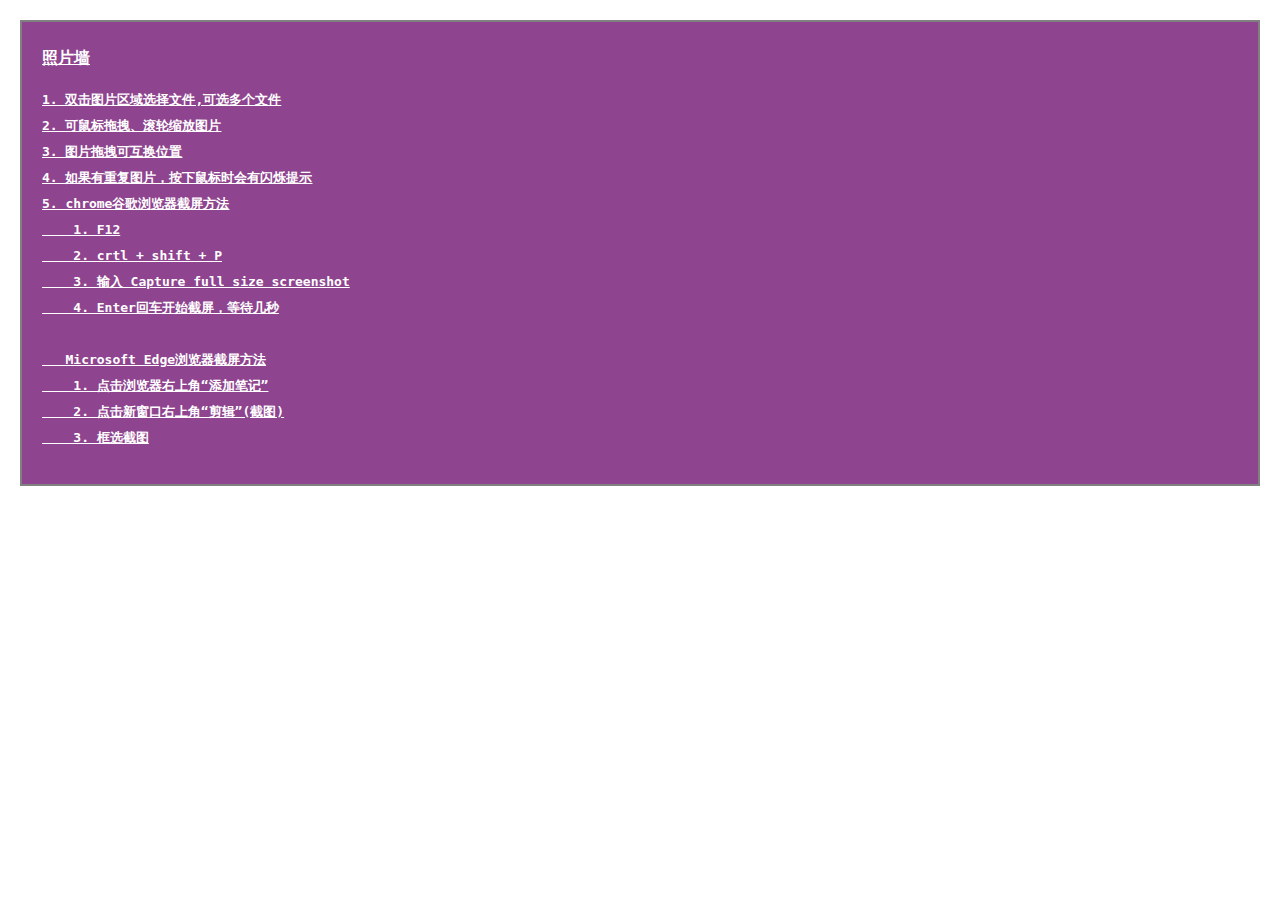
<file: index.html>
<html>
<head>
<title>左手掐腰</title>
<meta http-equiv="Content-Type" content="text/html; charset=utf-8" />
<style>
body {
    margin: 0;
    padding: 0;
    text-align:center;
}
a {
    transition: 0.5s;
    margin: 20px 20px 20px 20px;
    padding: 20px 20px 20px 20px;
    background: #8e448e;
    border: 2px solid gray;
    color: white;
    line-height: 2;
    display: block;
    font-weight: bolder;
    text-align: left;
    font-size: 1em;
}
a:hover{
    background-color:#5795af;
}
pre{text-align:left;}
</style>
</head>
<body>

<a href="photowall.html" target="_blank">照片墙
<pre>1. 双击图片区域选择文件,可选多个文件
2. 可鼠标拖拽、滚轮缩放图片
3. 图片拖拽可互换位置
4. 如果有重复图片，按下鼠标时会有闪烁提示
5. chrome谷歌浏览器截屏方法
    1. F12
    2. crtl + shift + P
    3. 输入 Capture full size screenshot
    4. Enter回车开始截屏，等待几秒

   Microsoft Edge浏览器截屏方法
    1. 点击浏览器右上角“添加笔记”
    2. 点击新窗口右上角“剪辑”(截图)
    3. 框选截图
</pre></a>
</body>
</html>
</file>
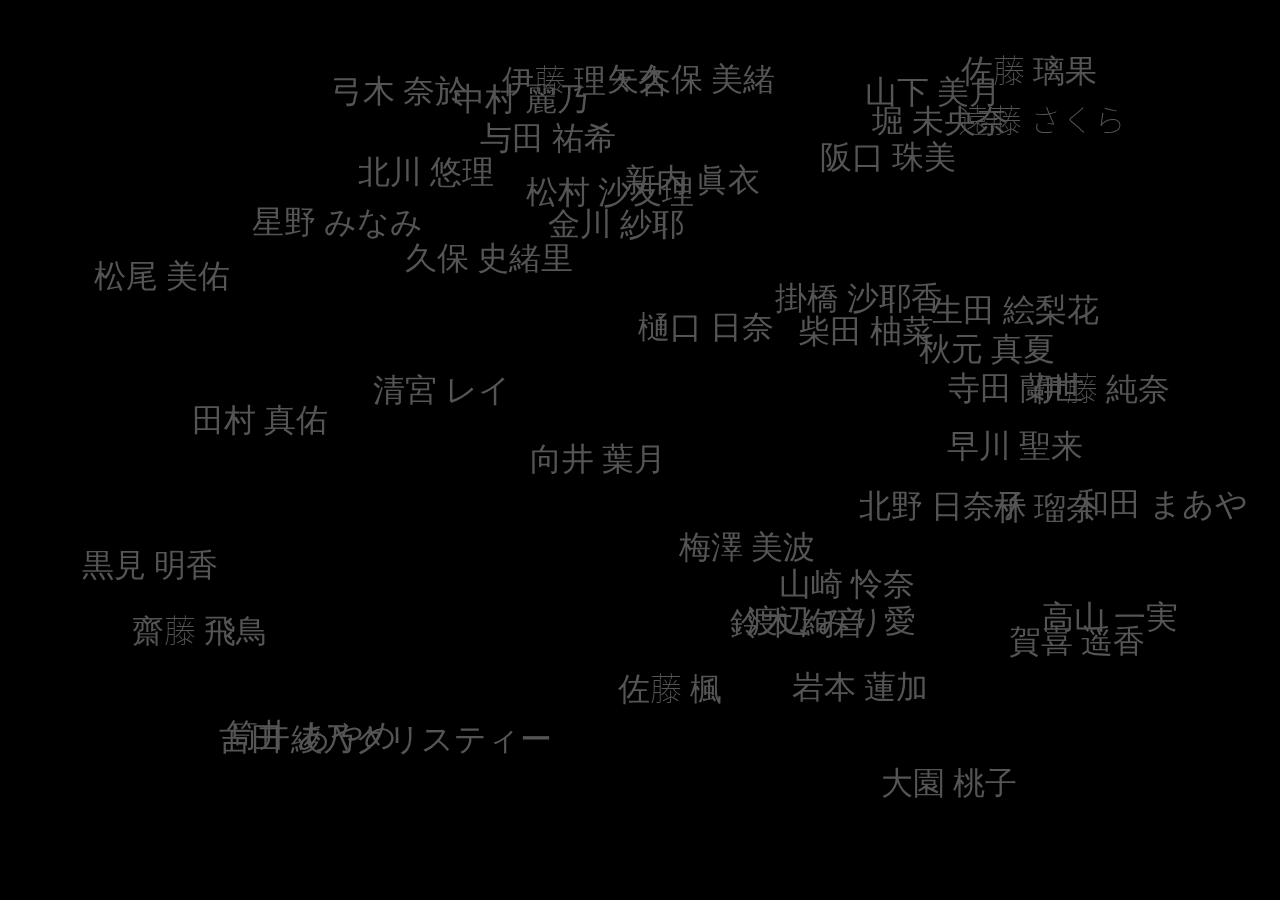
<file: Daisy/index.html>
<!DOCTYPE html>
<html lang="en" dir="ltr">

<head>
  <meta charset="utf-8">
  <title>Daisy</title>
  <link rel="stylesheet" href="css/main.css">
  <script type="text/javascript" src="js/jquery-3.1.1.min.js"></script>
  <script type="text/javascript" src="js/main.js"></script>
</head>

<body>
  <div class="images">
    <img/>
    <img/>
    <img/>
    <img/>
    <img/>
    <img/>
    <img/>
  </div>
  <div class="content">
  </div>
  <div class="pop">
    <div class="title">
    </div>
    <div class="time">
    </div>
    <div class="summary">
    </div>
  </div>
</body>

</html>
</file>
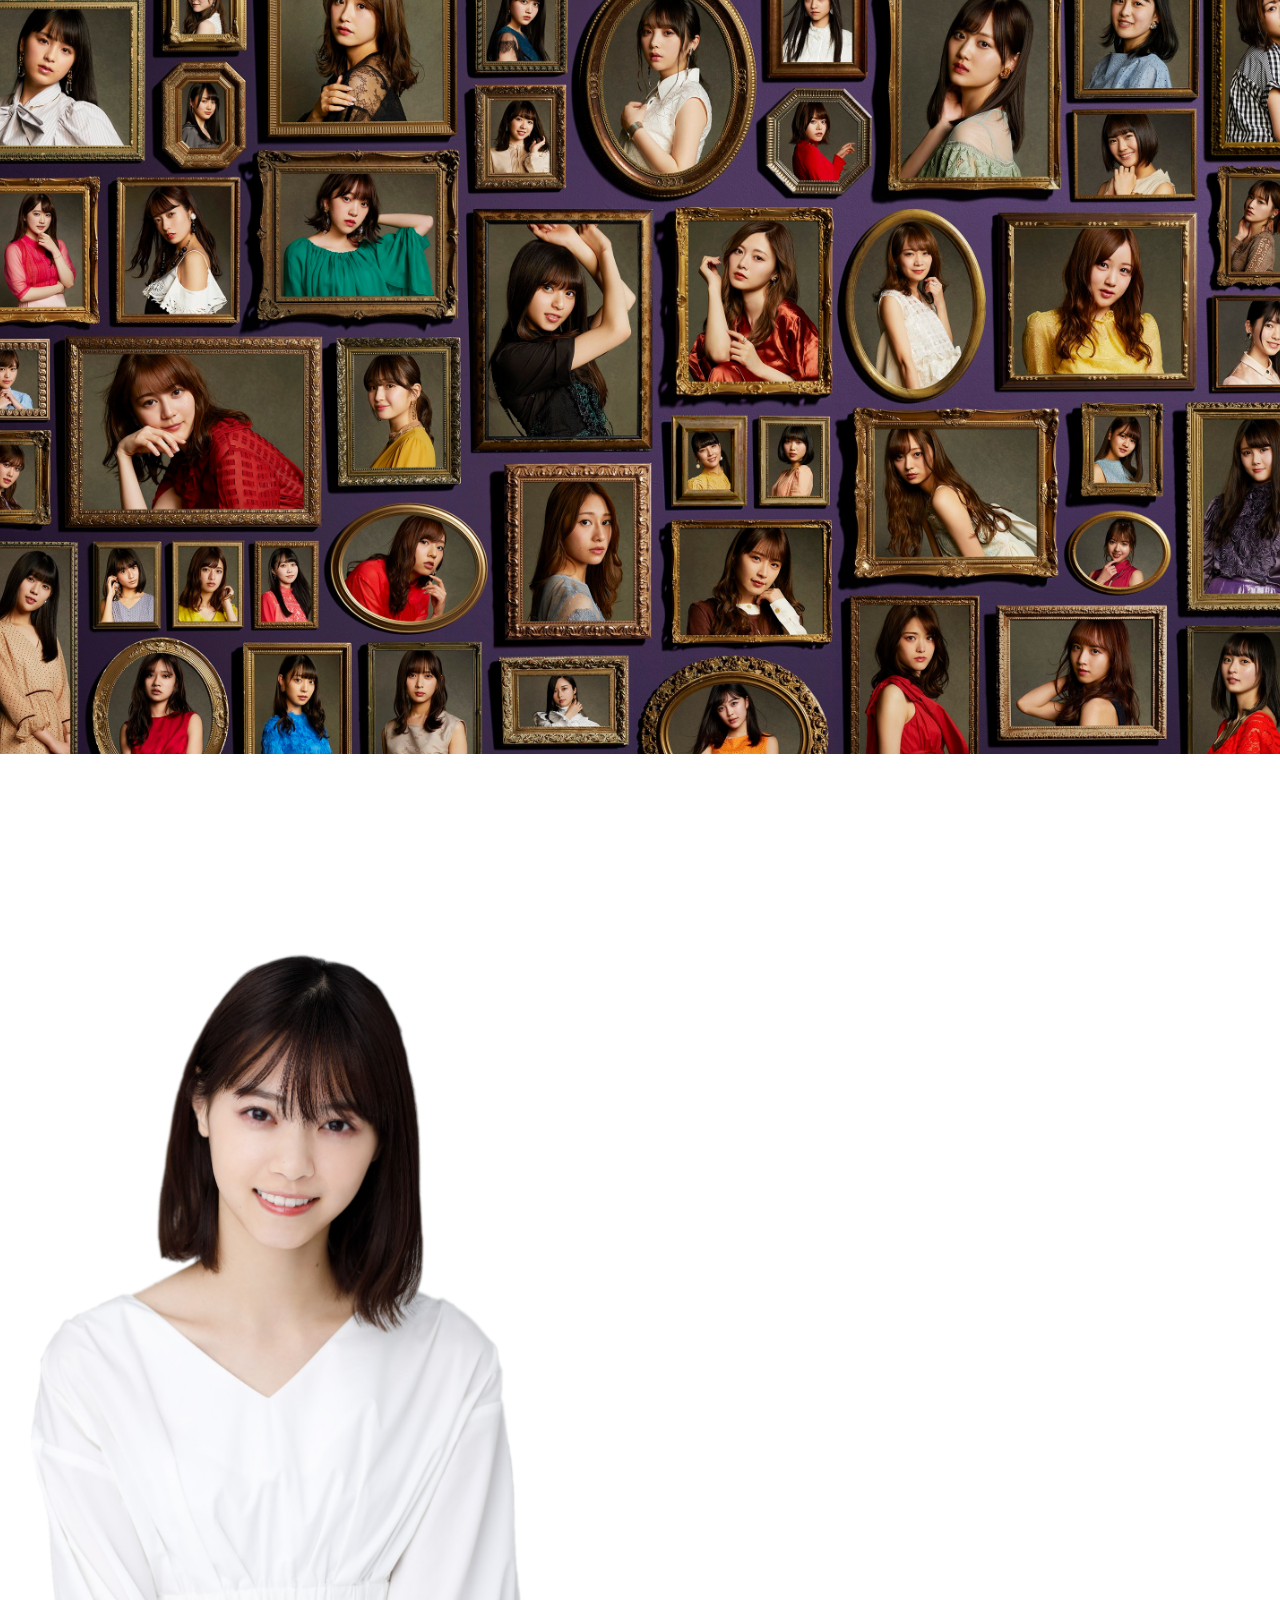
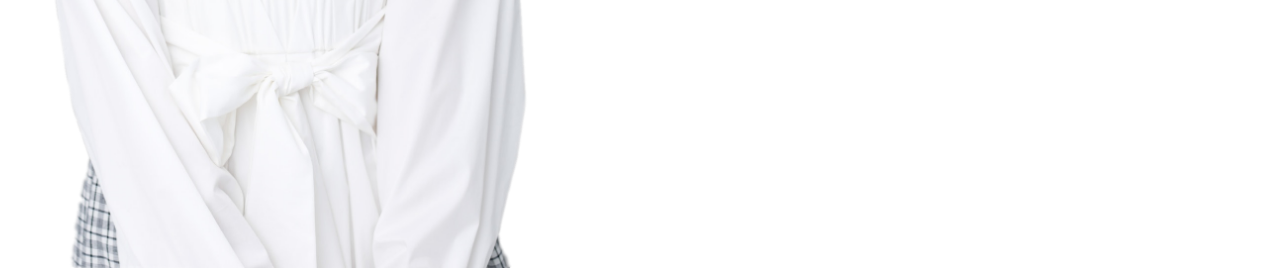
<file: nogi_4.html>
<html>
<head>
<style>
body{
    padding:0; 
    margin: 0;
    width: 100%;
    height: 100%;
    overflow: hidden;
}
</style>
</head>
<body>
    <div id="sky"><img src="img/main.jpg" onload="resize(this);"/></div>
    <div id="ground"><img src="img/ground.png" onload="resize(this);"/></div>
<script>
    var movS = 0.05;
    var movG = 0.1;
    var sky = document.getElementById('sky');
    var ground = document.getElementById('ground');
    var cx,cy,baseXS,baseYS,baseXG,baseYG;
    function init(){
        cx = window.innerWidth/2;
        cy = window.innerHeight/2;
        
        sky.style.width = window.innerWidth*(1+movS) + 'px';
        sky.style.height = window.innerHeight*(1+movS) + 'px';

        baseXS = -cx*movS;
        baseYS = -cy*movS;
        sky.style.marginLeft = baseXS + 'px';
        sky.style.marginTop = baseYS + 'px';
        
        ground.style.width = window.innerWidth*(1+movG) + 'px';
        ground.style.height = window.innerHeight*(1+movG) + 'px';
        
        baseXG = -cx*movG;
        baseYG = -cy*movG;
        ground.style.marginLeft = baseXG + 'px';
        ground.style.marginTop = baseYG + 'px';
    }
    init();
    
    window.onload = function(){
        document.body.addEventListener('mousemove', function(e){
            let degx = cx - e.clientX;
            let degy = cy - e.clientY;
            sky.style.marginLeft = ~~(degx*movS) + baseXS + 'px';
            sky.style.marginTop = ~~(degy*movS) + baseYS + 'px';
            ground.style.marginLeft = ~~(degx*movG) + baseXG + 'px';
            ground.style.marginTop = ~~(degy*movG) + baseYG + 'px';
        });
    };
    window.onresize = function(){
        init();
    };
    function resize(that){
        if (that.width > that.height) {
            that.setAttribute('style', 'width: 100%');
        } else {
            that.setAttribute('style', 'height: 100%');
        }
    }
    
</script>
</body>
</html>
</file>
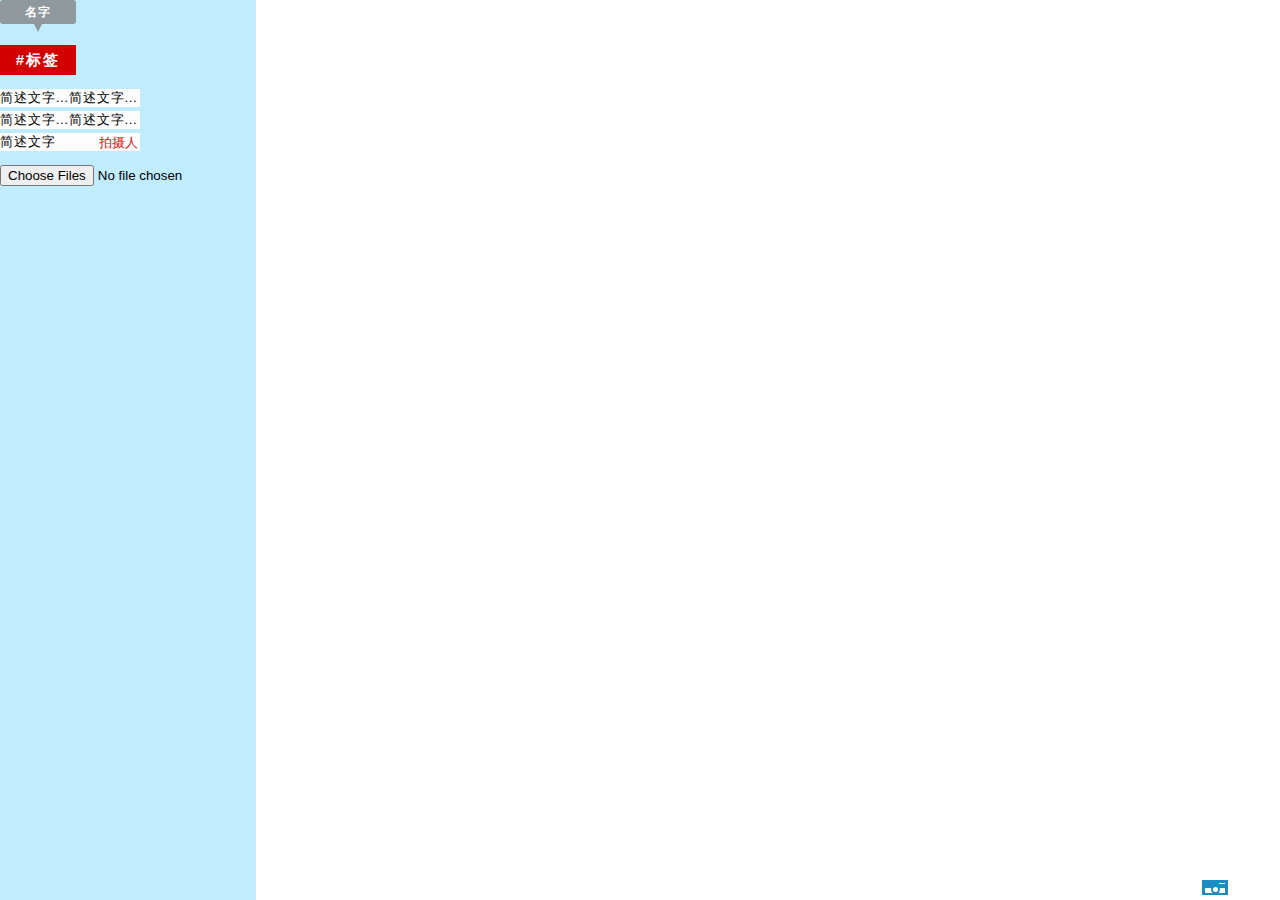
<file: nogisatsu.html>
﻿<html>
<head>
<style>
body{
    padding:0; 
    margin: 0;
    width: 100%;
}
div{
    padding:0; 
    margin: 0;
}
.left {
    float: left;
    width: 20%;
    height: 100%;
    background-color: #c1ecfd;
    overflow: hidden;
}
.example {
    margin-bottom: 10px;
}

.main {
    width: 80%;
    height: 100%;
    position: fixed;
    top: 0;
    right: 0;
}

.name, .tag, .comment{
    transition: 0.3s;
    display: inline-block;
    z-index:999;
}
.name input {
    background-color: rgba(128, 128, 128, 0.77);
    color: white;
    text-align: center;
    border: 0;
    border-radius: 3px;
    min-width: 70px;
    font-weight: bold;
    letter-spacing: 1px;
    font-size: 12px;
    margin: 0 auto;
    outline: none;
    height: 24px;
    width: 76px;
}
.name div:after {
    content: " ";
    border-color: rgba(255, 255, 255, 0);
    border-style: solid;
    border-top: 8px solid rgba(128, 128, 128, 0.77);
    border-left-width: 4px;
    border-right-width: 4px;
    margin: 0 auto;
    display: block;
    width: 0;
    height: 0;
}
.tag input {
    background-color: #d20000;
    color: white;
    text-align: center;
    border: 0;
    min-width: 70px;
    font-weight: bold;
    letter-spacing: 2px;
    font-size: 15px;
    margin: 0 auto;
    outline: none;
    height: 30px;
    width: 76px;
}
.comment .content{
    background-color: transparent;
    border: 0;
    min-width: 140px;
    font-size: 13px;
    letter-spacing: 1px;
    outline: none;
    min-height: 16px;
    margin-bottom: 4px;
    overflow: visible;
}
.comment input {
    font-size: 13px;
    width: 56px;
    min-width: 56px;
    background: #fdfdfd;
    text-align: right;
    border: 0;
    outline: none;
    color: #de0f0f;
    float: right;
    margin-top: -21px;
}
.comment:focus input {
    margin-top: 1px;
}
.content div{
    background-color: #fdfdfd;
    margin-top: 4px;
    width: 100%;
    word-break: break-all;
    white-space: nowrap;
}
.camera {
    background: #1d8cc3;
    width: 26px;
    height: 15px;
    position: absolute;
    right: 52px;
    bottom: 5px;
}
.camera:after {
    content: " ";
    background: white;
    width: 6px;
    height: 1px;
    display: block;
    position: absolute;
    right: 3px;
    top: 3px;
}
.camera div {
    width: 20px;
    height: 5px;
    background: white;
    position: absolute;
    bottom: 2px;
    left: 3px;
}
.camera div:before {
    content: " ";
    height: 5px;
    width: 5px;
    border-radius: 50%;
    background: white;
    display: block;
    margin: 0 auto;
    margin-top: -3px;
    border: 2px solid #1d8cc3;
}
.main img {
    position: fixed;
    width: 50%;
}
</style>
<meta name="viewport" content="width=device-width, initial-scale=1.0, maximum-scale=1.0, user-scalable=0">
<meta charset="utf-8">
</head>
<body>
<div class="left">
    <div class="example">
        <div type="example" class="name">
            <input spellcheck="false" value="名字" onfocus="focusDefault(this,'名字')" onblur="blurDefault(this,'名字')" oninput="textWidth(this,13,24)" type="text"/>
            <div></div>
        </div>
    </div>
    <div class="example">
        <div type="example" class="tag">
            <input spellcheck="false" value="#标签" onfocus="focusDefault(this,'#标签')" onblur="blurDefault(this,'#标签')" oninput="textWidth(this,17,10)" type="text"/>
        </div>
    </div>
    <div class="example">
        <div type="example" class="comment">
            <div class="content" spellcheck="false"  onpaste="textpaste()" oninput="addDiv(this)" contenteditable="true"><div>简述文字...简述文字...</div><div>简述文字...简述文字...</div><div>简述文字</div></div>
            <input spellcheck="false" value="拍摄人" onfocus="focusDefault(this,'拍摄人')" onblur="blurDefault(this,'拍摄人')" oninput="resizeWidth(this,13,4)" type="text"/>
            <div class="camera">
                <div></div>
            </div>
            
        </div>
    </div>
    <div class="example">
        <input type="file" multiple="multiple" onchange="createImage(this)"/>
    </div>
</div>
<div class="main"></div>
    

<script>
let TRANSFORM = 'transform';
if (typeof document.body.style.webkitTransform !== undefined) {
    TRANSFORM = 'webkitTransform';
}
function getFileUrl(file) {
    var urls = []; 
    var agent = navigator.userAgent;
    console.log(agent);
    if (agent.indexOf("MSIE")>=1) {
        urls.push([file.value, file.name+file.size]); 
    } else  { 
        for (let i=0; i<file.files.length; i++) {
            let f = file.files.item(i);
            urls.push([window.URL.createObjectURL(f), f.name+f.size]); 
        }
    }
    return urls; 
}
function createImage(t){
    let urls = getFileUrl(t);
    if(0 == urls.length) return;
    let img = document.createElement('img');
    img.src = urls[0][0];
    img.setAttribute('scale', 1);
    main.appendChild(img);
    img.addEventListener('mousedown', mousedown);
    img.addEventListener('touchstart', mousedown, {'passive':false});
    img.addEventListener('mousewheel', scaleFun, {passive:false});
}
var main = document.querySelector('.main');
function textWidth(t, fs, adj){
    let len = t.value.length;
    len=len<4?4:len;
    t.style.width = fs*len + adj + 'px';
}
function resizeWidth(t, fs, adj){
    let len = t.value.length;
    len=len<4?4:len;
    t.style.width = fs*len + adj + 'px';
    t.nextElementSibling.style.right = t.style.width;
}
function focusDefault(t,str){
    if(t.value == str){
        t.value = '';
    }
}
function blurDefault(t,str){
    if(t.value == ''){
        t.value = str;
    }
}
function addDiv(t){
    if(t.firstChild&&t.firstChild.nodeName.toLowerCase()=='#text'){
        let rep = document.createElement('div');
        rep.textContent = t.firstChild.nodeValue;
        t.firstChild.replaceWith(rep);
        let range;
        if (t.setSelectionRange) {
            t.focus();
            t.setSelectionRange(t.value.length, t.value.length)
        } else {
            range = window.getSelection();
            range.collapse(t, 1);
            t.focus();
        }
    }
}
function textpaste(event){
    var e = event || window.event
    // 阻止默认粘贴
    e.preventDefault();
    // 粘贴事件有一个clipboardData的属性，提供了对剪贴板的访问
    // clipboardData的getData(fomat) 从剪贴板获取指定格式的数据
    var text =  (e.originalEvent || e).clipboardData.getData('text/plain') || prompt('在这里输入文本');
    // 插入
    document.execCommand("insertText", false, text);
};
var moveXTmp, moveYTmp;

function getDistance(x1,y1,x2,y2){
    return Math.sqrt(Math.pow((x1 - x2), 2) + Math.pow((y1- y2), 2));
}
let startDistance;
let lastDistance;
let tempSale;
function mousedown(e){
    this.style.transition = 'none';
    this.style.position = 'fixed';
    moveXTmp = e.touches?e.touches[0].pageX:e.pageX;
    moveYTmp = e.touches?e.touches[0].pageY:e.pageY;
    let that = this;
    if(e.touches&&e.touches.length === 2) {
        startDistance = getDistance(e.touches[0].pageX, e.touches[0].pageY, e.touches[1].pageX, e.touches[1].pageY);
    }
    let scale = Number(this.getAttribute('scale')?this.getAttribute('scale'):1);
    function mousemove(e){
        e.preventDefault();
        if(e.touches){
            if(e.touches.length === 1) {
                that.style.left = that.offsetLeft + e.touches[0].pageX-moveXTmp;
                that.style.top = that.offsetTop + e.touches[0].pageY-moveYTmp;
                moveXTmp = e.touches?e.touches[0].pageX:e.pageX;
                moveYTmp = e.touches?e.touches[0].pageY:e.pageY;
            }else if(e.touches.length === 2) {
                let currDistance = getDistance(e.touches[0].pageX, e.touches[0].pageY, e.touches[1].pageX, e.touches[1].pageY);
                let tempSale = currDistance/startDistance * scale;
                that.style[TRANSFORM] = 'scale(' + tempSale +')';
            }
        } else {
            that.style.left = that.offsetLeft + e.movementX;
            that.style.top = that.offsetTop + e.movementY;
        }
    }
    function mouseup(e){
        that.style.transition = '0.3s';
        if (that.getAttribute('type') ==='example'){
            that.style.position = '';
        }
        that.setAttribute('scale', tempSale?tempSale:1);
        this.removeEventListener('mousemove', mousemove);
        this.removeEventListener('touchmove', mousemove, {'passive':false});
        this.removeEventListener('mouseup', mouseup);
        this.removeEventListener('touchend', mouseup);
        let curX = e.pageX?e.pageX:e.changedTouches[0].pageX;
        if (that.getAttribute('type') ==='example'){
            if(curX > window.innerWidth*0.2) {
                let div = document.createElement('div');
                div.innerHTML = that.innerHTML;

                let attrs = that.getAttributeNames();
                for (let i=0;i<attrs.length;i++){
                    div.setAttribute(attrs[i], that.getAttribute(attrs[i]));
                }
                div.style.position = 'fixed';
                div.removeAttribute('type');
                main.appendChild(div);
                div.addEventListener('mousedown', mousedown);
                div.addEventListener('touchstart', mousedown, {'passive':false});
                div.children[0].focus();
                div.addEventListener('mousewheel', scaleFun, {'passive':false});
            }
            that.style.left = '';
            that.style.top = '';
        } else if(curX < window.innerWidth*0.2) {
            that.remove();
        }
    }
    document.body.addEventListener('mousemove', mousemove);
    document.body.addEventListener('touchmove', mousemove, {'passive':false});
    document.body.addEventListener('mouseup', mouseup);
    document.body.addEventListener('touchend', mouseup);
}
function scaleFun(e){
    e.preventDefault();
    let wheelDelta = e.detail?e.detail:e.wheelDelta;
    let cur = Number(this.getAttribute('scale')?this.getAttribute('scale'):1);
    if(wheelDelta>0){
        cur+=0.05;
    }else if(wheelDelta<0&&cur>0.1){
        cur-=0.05;
    }
    this.style[TRANSFORM] = 'scale(' + cur +')';
    this.setAttribute('scale', cur);
}
//拖动
let allExmps = document.querySelectorAll('.example>div');
for(let i=0; i < allExmps.length;i++){
    let nameEx = allExmps[i];
    nameEx.addEventListener('mousedown', mousedown);
    nameEx.addEventListener('touchstart', mousedown, {'passive':false});
}
//缩放

</script>
</body>
</html>
</file>
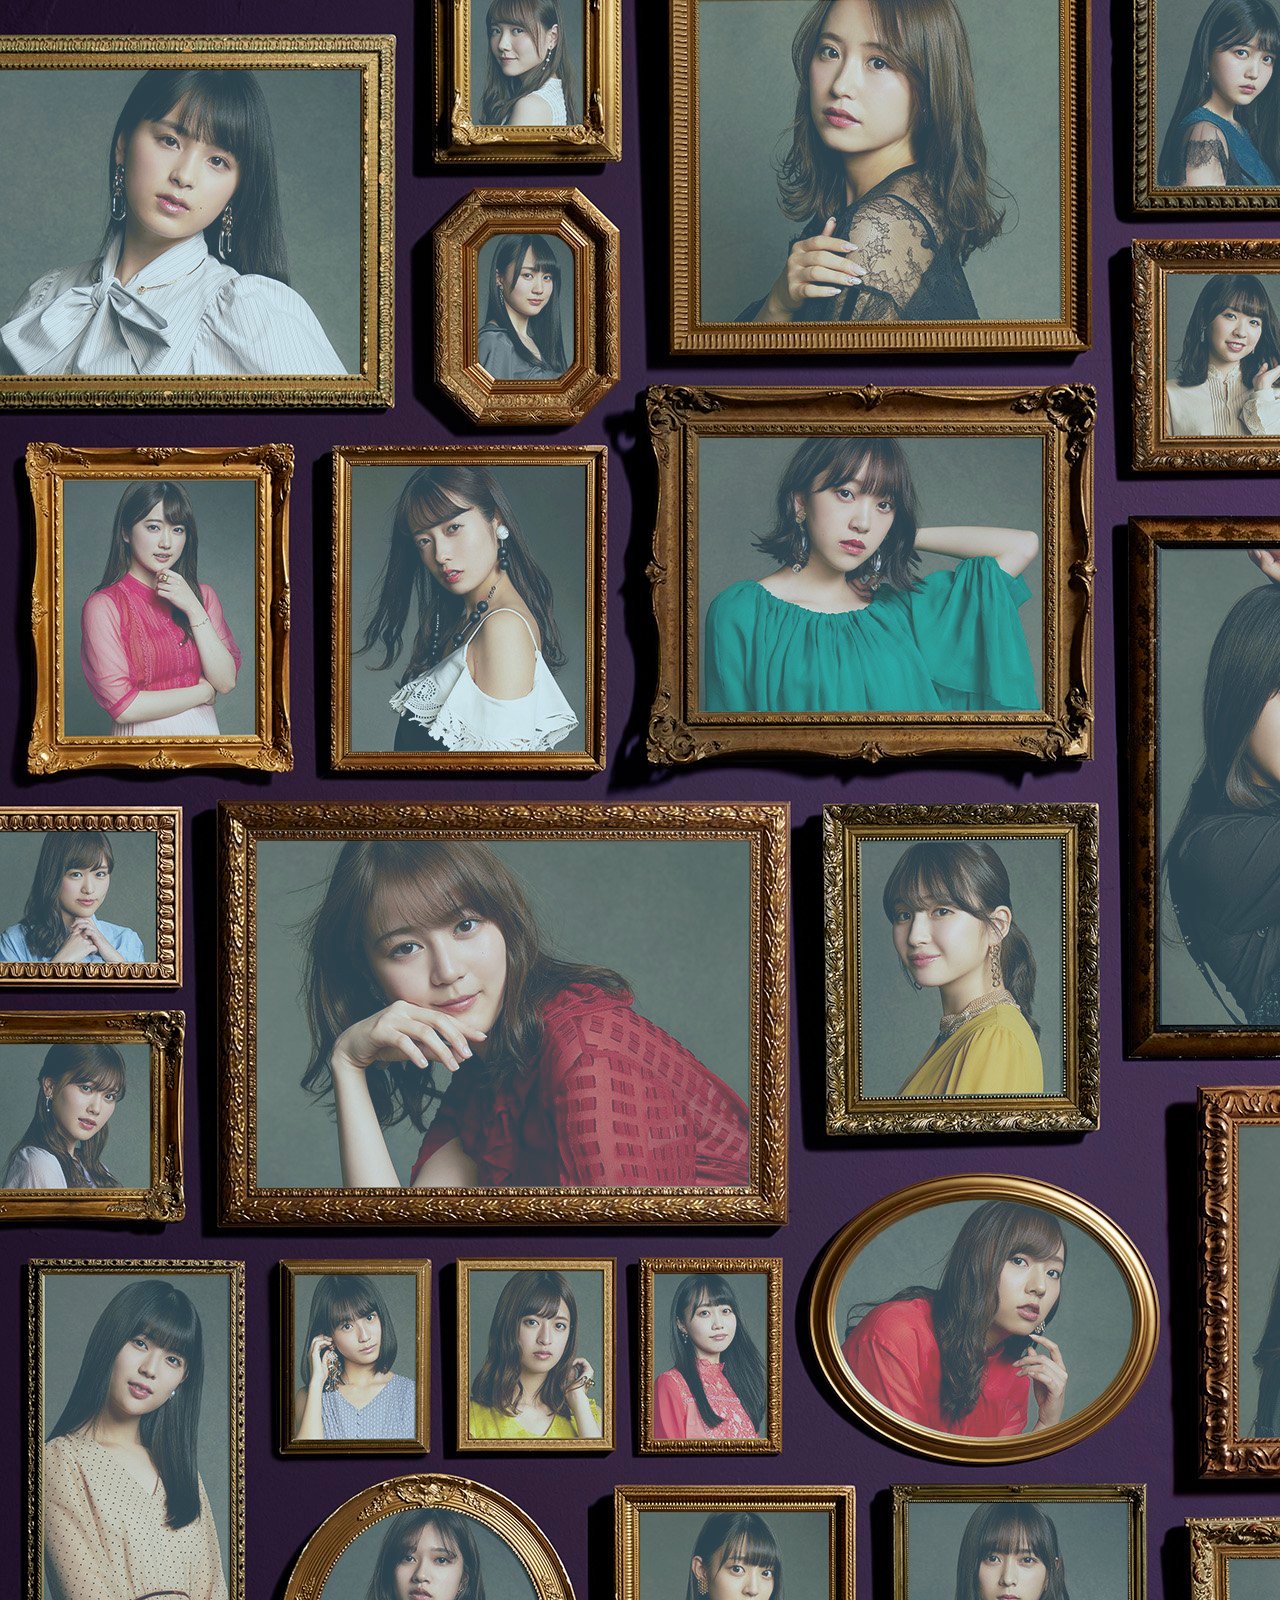
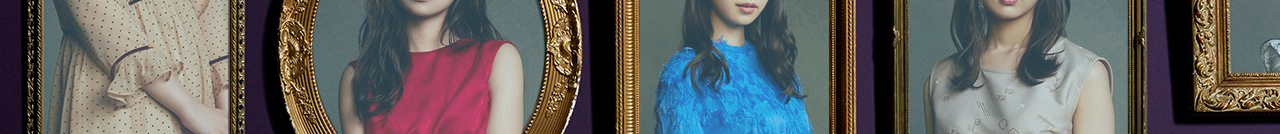
<file: photowall.html>
<html>
<head>
<title>Photo Wall</title>
<meta http-equiv="Content-Type" content="text/html; charset=utf-8" />
<style>
body {
    margin: 0;
    padding: 0;
    -webkit-user-select:none;
	-moz-user-select:none;
	-o-user-select:none;
	user-select:none;
}
#main {
    height: 1734px;
    overflow: hidden;
    width: 3000px;
    position: relative;
}
#main img{
    height: 100%;
    width: 100%;
}
.pic {
    position: absolute;
    background-color: rgba(135, 206, 235, 0.8);;
    margin: 0;
    opacity: 0.4;
    background-repeat: no-repeat;
}
.pic:hover {
    opacity: 0.7;
}
input {
    display: none;
}
.blink {
    border:10px solid white;
    margin-top:-10px;
    margin-left:-10px;
    animation:blink 1s infinite; 
    -webkit-animation:blink 1s infinite; 
    -moz-animation:blink 1s infinite; 
    -o-animation:blink 1s infinite; 
    -ms-animation:blink 1s infinite; 
}
@keyframes blink {
    0%{border-color:white;}
    25%{border-color:green;}
    50%{border-color:skyblue;}
    75%{border-color:purple;}
    100%{border-color:white;}
}
</style>
</head>
<body>
<div id="main"><img src="img/main.jpg"/>

<div class="pic" style="
    height: 305px;
    width: 360px;
    top: 70px;
    left: 0px;
"><input type="file" multiple="multiple"/></div>
<div class="pic" style="
    height: 126px;
    width: 112px;
    top: 0;
    left: 471px;
"><input type="file" multiple="multiple"/></div>
<div class="pic" style="
    height: 146px;
    width: 96px;
    top: 234px;
    left: 478px;
    border-radius: 28px 30px 26px 28px;
"><input type="file" multiple="multiple"/></div>
<div class="pic" style="
    height: 321px;
    width: 360px;
    top: 0;
    left: 700px;
    transform: rotate(-0.5deg);
"><input type="file" multiple="multiple"/></div>
<div class="pic" style="
    height: 256px;
    width: 191px;
    top: 480px;
    left: 64px;
"><input type="file" multiple="multiple"/></div>
<div class="pic" style="
    height: 286px;
    width: 233px;
    top: 466px;
    left: 352px;
"><input type="file" multiple="multiple"/></div>
<div class="pic" style="
    height: 274px;
    width: 343px;
    top: 438px;
    left: 699px;
"><input type="file" multiple="multiple"/></div>
<div class="pic" style="
    height: 131px;
    width: 156px;
    top: 832px;
    left: 0;
"><input type="file" multiple="multiple"/></div>
<div class="pic" style="
    height: 145px;
    width: 150px;
    top: 1044px;
    left: 0;
"><input type="file" multiple="multiple"/></div>
<div class="pic" style="
    height: 347px;
    width: 493px;
    top: 841px;
    left: 257px;
"><input type="file" multiple="multiple"/></div>
<div class="pic" style="
    height: 256px;
    width: 200px;
    top: 840px;
    left: 862px;
    transform: rotate(-0.6deg);
"><input type="file" multiple="multiple"/></div>
<div class="pic" style="
    height: 459px;
    width: 187px;
    bottom: 0;
    left: 43px;
"><input type="file" multiple="multiple"/></div>
<div class="pic" style="
    height: 165px;
    width: 121px;
    top: 1275px;
    left: 295px;
"><input type="file" multiple="multiple"/></div>
<div class="pic" style="
    height: 168px;
    width: 134px;
    top: 1271px;
    left: 469px;
"><input type="file" multiple="multiple"/></div>
<div class="pic" style="
    height: 166px;
    width: 114px;
    top: 1274px;
    left: 653px;
"><input type="file" multiple="multiple"/></div>
<div class="pic" style="
    height: 278px;
    width: 232px;
    top: 1508px;
    left: 313px;
    border-radius: 50%;
"><input type="file" multiple="multiple"/></div>
<div class="pic" style="
    height: 222px;
    width: 189px;
    bottom: 0;
    left: 640px;
"><input type="file" multiple="multiple"/></div>
<div class="pic" style="
    height: 231px;
    width: 219px;
    bottom: 0;
    left: 909px;
"><input type="file" multiple="multiple"/></div>
<div class="pic" style="
    height: 240px;
    width: 299px;
    top: 1200px;
    left: 834px;
    border-radius: 50%;
"><input type="file" multiple="multiple"/></div>
<div class="pic" style="
    height: 187px;
    width: 154px;
    top: 0;
    left: 1156px;
"><input type="file" multiple="multiple"/></div>
<div class="pic" style="
    height: 162px;
    width: 131px;
    top: 274px;
    left: 1167px;
"><input type="file" multiple="multiple"/></div>
<div class="pic" style="
    height: 189px;
    width: 156px;
    top: 0px;
    left: 1818px;
"><input type="file" multiple="multiple"/></div>
<div class="pic" style="
    height: 178px;
    width: 176px;
    top: 277px;
    left: 1811px;
    border-radius: 36%;
"><input type="file" multiple="multiple"/></div>
<div class="pic" style="
    height: 404px;
    width: 290px;
    top: 34px;
    left: 1416px;
    border-radius: 50%;
"><input type="file" multiple="multiple"/></div>
<div class="pic" style="
    height: 476px;
    width: 335px;
    top: 549px;
    left: 1160px;
"><input type="file" multiple="multiple"/></div>
<div class="pic" style="
    height: 360px;
    width: 291px;
    top: 543px;
    left: 1608px;
"><input type="file" multiple="multiple"/></div>
<div class="pic" style="
    height: 312px;
    width: 245px;
    top: 1126px;
    left: 1239px;
"><input type="file" multiple="multiple"/></div>
<div class="pic" style="
    height: 114px;
    width: 202px;
    top: 1559px;
    left: 1229px;
"><input type="file" multiple="multiple"/></div>
<div class="pic" style="
    height: 240px;
    width: 295px;
    top: 1574px;
    left: 1564px;
    border-radius: 50%;
"><input type="file" multiple="multiple"/></div>
<div class="pic" style="
    height: 238px;
    width: 317px;
    top: 1230px;
    left: 1591px;
"><input type="file" multiple="multiple"/></div>
<div class="pic" style="
    height: 130px;
    width: 97px;
    top: 1014px;
    left: 1606px;
"><input type="file" multiple="multiple"/></div>
<div class="pic" style="
    height: 159px;
    width: 114px;
    top: 1000px;
    left: 1787px;
"><input type="file" multiple="multiple"/></div>
<div class="pic" style="
    height: 400px;
    width: 326px;
    top: 45px;
    left: 2084px;
"><input type="file" multiple="multiple"/></div>
<div class="pic" style="
    height: 248px;
    width: 235px;
    top: 0;
    left: 2490px;
"><input type="file" multiple="multiple"/></div>
<div class="pic" style="
    height: 181px;
    width: 253px;
    top: 304px;
    left: 2478px;
"><input type="file" multiple="multiple"/></div>
<div class="pic" style="
    height: 368px;
    width: 194px;
    top: 0px;
    right: 0;
"><input type="file" multiple="multiple"/></div>
<div class="pic" style="
    height: 206px;
    width: 128px;
    top: 451px;
    left: 2819px;
"><input type="file" multiple="multiple"/></div>
<div class="pic" style="
    height: 189px;
    width: 208px;
    top: 721px;
    right: 0;
"><input type="file" multiple="multiple"/></div>
<div class="pic" style="
    height: 390px;
    width: 243px;
    top: 987px;
    right: 0;
"><input type="file" multiple="multiple"/></div>
<div class="pic" style="
    height: 270px;
    width: 225px;
    bottom: 0;
    right: 37px;
"><input type="file" multiple="multiple"/></div>
<div class="pic" style="
    height: 237px;
    width: 315px;
    bottom: 63px;
    right: 358px;
"><input type="file" multiple="multiple"/></div>
<div class="pic" style="
    height: 332px;
    width: 245px;
    bottom: 0;
    right: 765px;
"><input type="file" multiple="multiple"/></div>
<div class="pic" style="
    height: 286px;
    width: 363px;
    top: 1008px;
    right: 613px;
"><input type="file" multiple="multiple"/></div>
<div class="pic" style="
    height: 375px;
    width: 266px;
    top: 545px;
    right: 757px;
    border-radius: 50%;
"><input type="file" multiple="multiple"/></div>
<div class="pic" style="
    height: 327px;
    width: 373px;
    top: 559px;
    right: 292px;
"><input type="file" multiple="multiple"/></div>
<div class="pic" style="
    height: 148px;
    width: 124px;
    top: 981px;
    right: 363px;
"><input type="file" multiple="multiple"/></div>
<div class="pic" style="
    height: 154px;
    width: 196px;
    top: 1208px;
    right: 332px;
    border-radius: 50%;
"><input type="file" multiple="multiple"/></div>


</div>

<script src="js/jquery-3.1.1.min.js"></script>
<script src="js/main.js"></script>
</body>
</html>
</file>
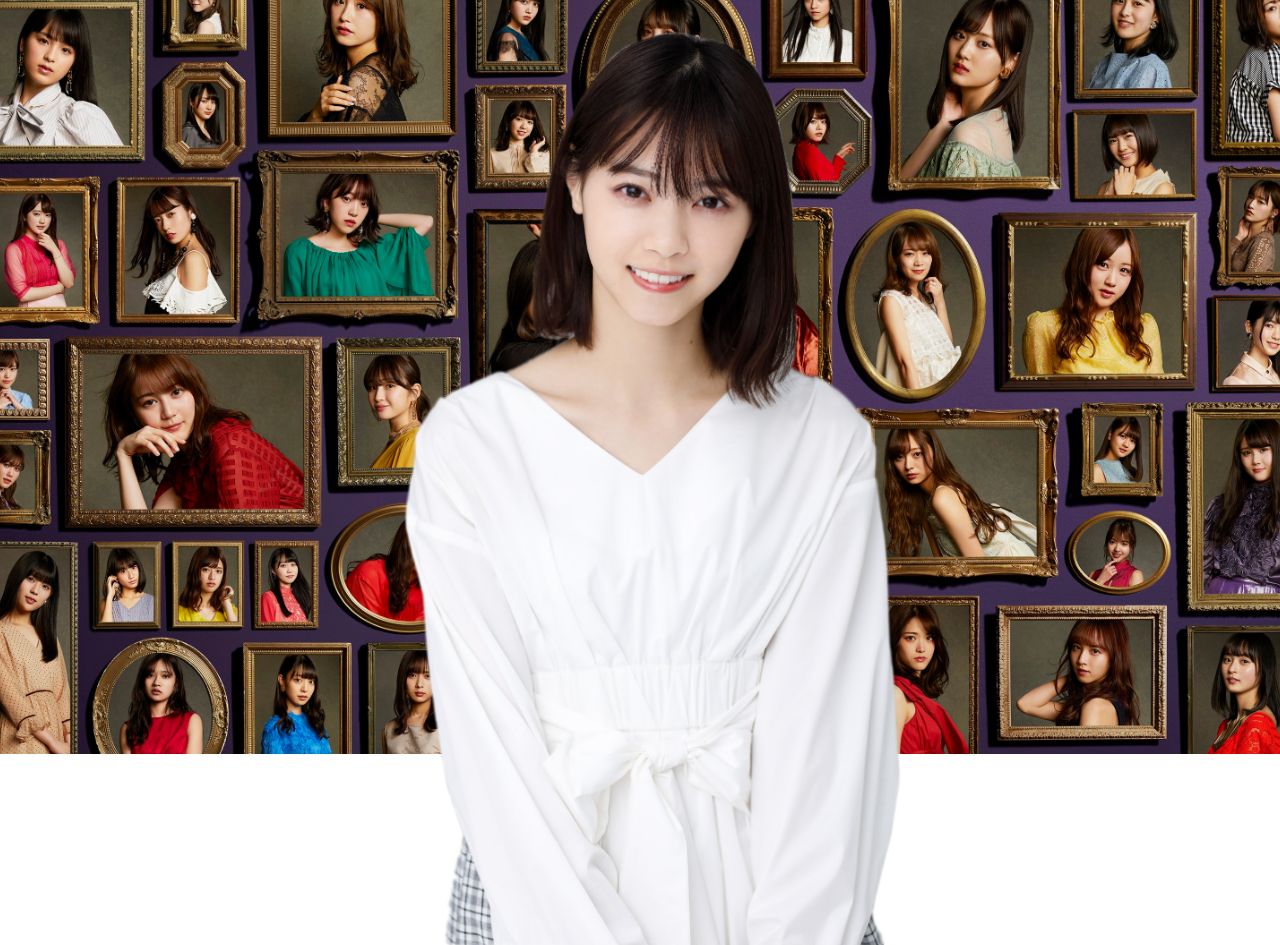
<file: sharp.html>
<html>
<head>
<style>
body{
    padding:0; 
    margin: 0;
    width: 100%;
    height: 100%;
    overflow: hidden;
}
img{
    margin:0 auto;
    display: block;
}
div {
    transition:0.1s;
    position:absolute;
}
</style>
</head>
<body>
<span id="width"></span>
    <div id="sky"><img src="img/main.jpg" onload="resize(this);"/></div>
    <div id="ground"><img src="img/ground.png" onload="resize(this);"/></div>
<script>
    var movS = 0.05;
    var movG = 0.1;
    var sky = document.getElementById('sky');
    var ground = document.getElementById('ground');
    var cx,cy,baseXS,baseYS,baseXG,baseYG;
    function init(){
        cx = window.innerWidth/2;
        cy = window.innerHeight/2;
        
        sky.style.width = window.innerWidth*(1+movS) + 'px';
        sky.style.height = window.innerHeight*(1+movS) + 'px';

        baseXS = -cx*movS;
        baseYS = -cy*movS;
        sky.style.marginLeft = baseXS + 'px';
        sky.style.marginTop = baseYS + 'px';
        
        ground.style.width = window.innerWidth*(1+movG) + 'px';
        ground.style.height = window.innerHeight*(1+movG) + 'px';
        
        baseXG = -cx*movG;
        baseYG = -cy*movG;
        ground.style.marginLeft = baseXG + 'px';
        ground.style.marginTop = baseYG + 'px';
    }
    init();
    
    window.onload = function(){
        document.body.addEventListener('mousemove', function(e){
            let degx = cx - e.clientX;
            let degy = cy - e.clientY;
            sky.style.marginLeft = ~~(degx*movS) + baseXS + 'px';
            sky.style.marginTop = ~~(degy*movS) + baseYS + 'px';
            ground.style.marginLeft = ~~(degx*movG) + baseXG + 'px';
            ground.style.marginTop = ~~(degy*movG) + baseYG + 'px';
        });
    };
    window.onresize = function(){
        init();
    };
    function resize(that){
        if (that.width > that.height) {
            that.setAttribute('style', 'width: 100%');
        } else {
            that.setAttribute('style', 'height: 100%');
        }
    }
    
</script>
</body>
</html>
</file>
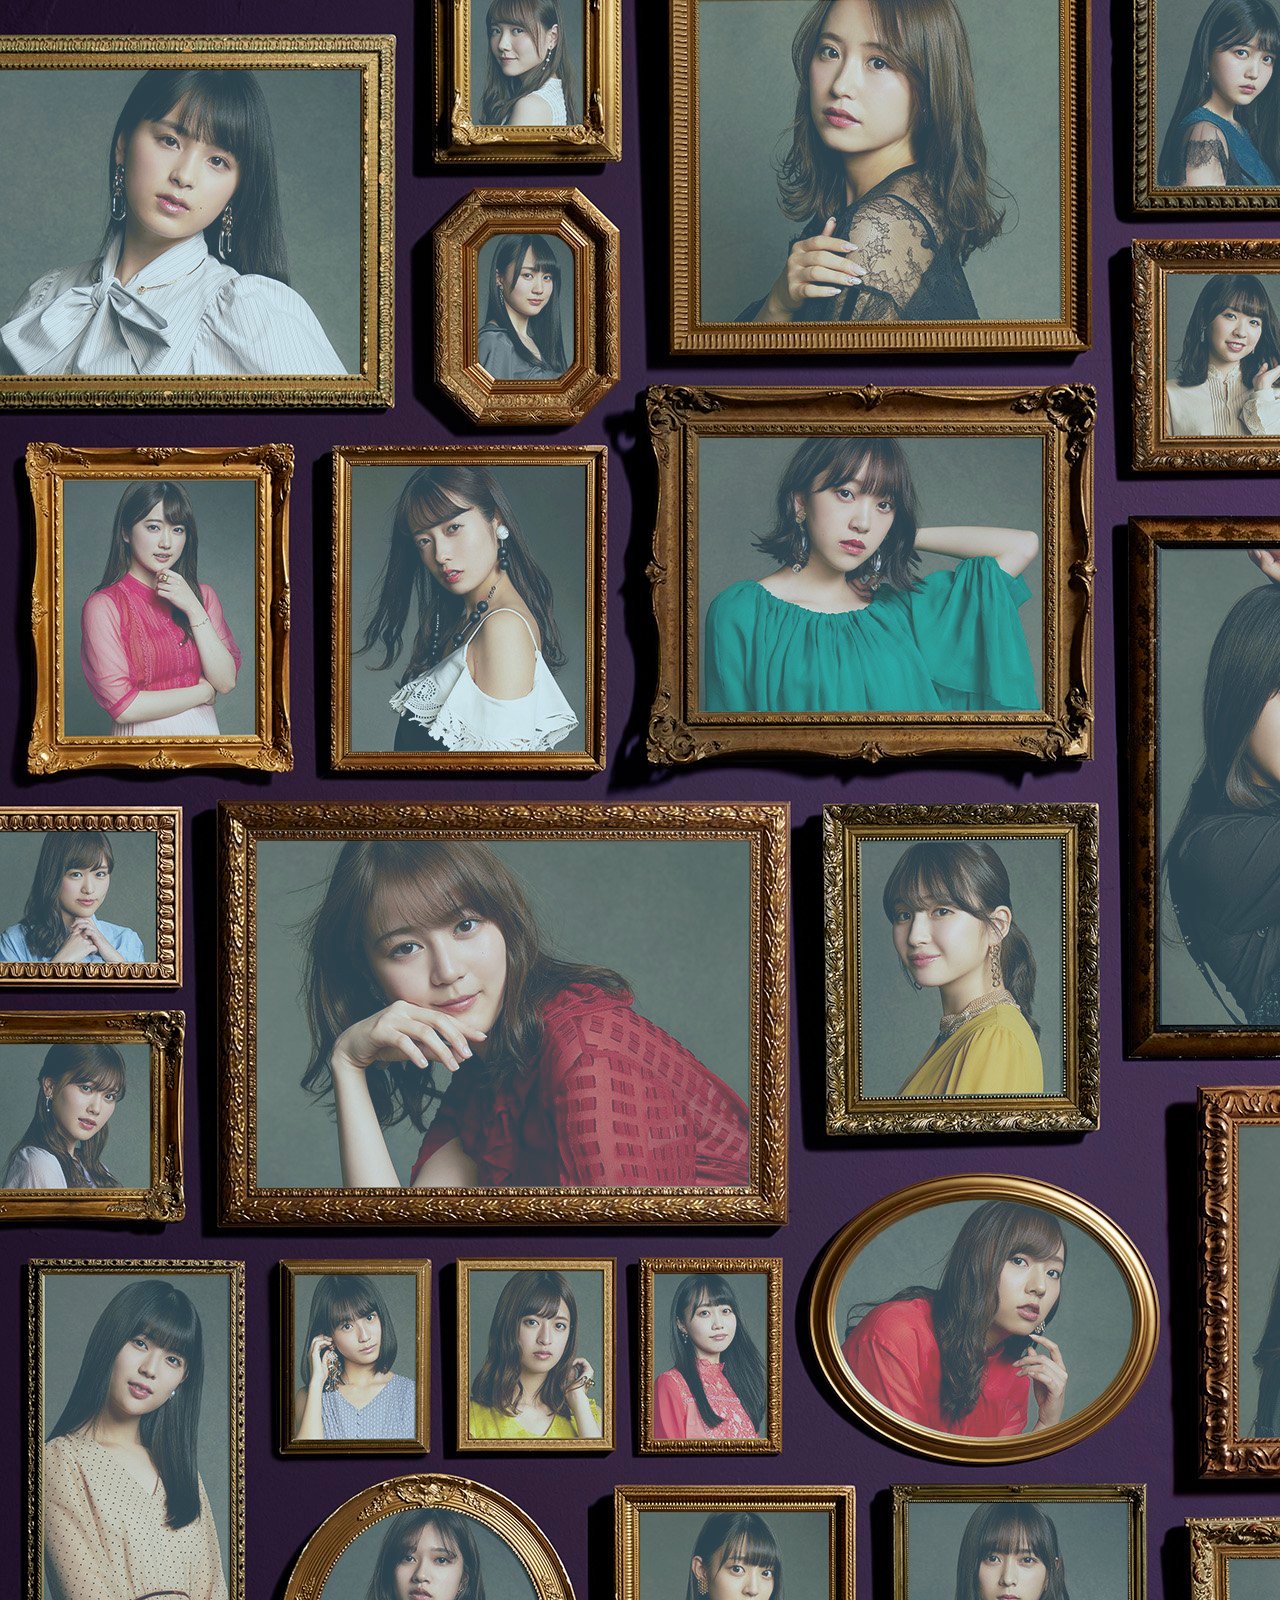
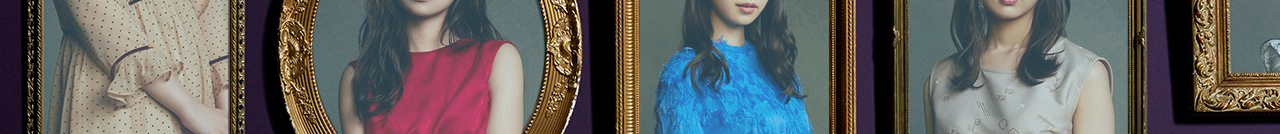
<file: test.html>
<html>
<head>
<title>左手掐腰</title>
<meta http-equiv="Content-Type" content="text/html; charset=utf-8" />
<style>
body {
    margin: 0;
    padding: 0;
    -webkit-user-select:none;
	-moz-user-select:none;
	-o-user-select:none;
	user-select:none;
}
#main {
    height: 1734px;
    overflow: hidden;
    width: 3000px;
    position: relative;
}
#main img{
    height: 100%;
    width: 100%;
}
.pic {
    position: absolute;
    background-color: rgba(135, 206, 235, 0.8);;
    margin: 0;
    opacity: 0.4;
    background-repeat: no-repeat;
}
.pic:hover {
    opacity: 0.7;
}
input {
    display: none;
}
.blink {
    border:10px solid white;
    margin-top:-10px;
    margin-left:-10px;
    animation:blink 1s infinite; 
    -webkit-animation:blink 1s infinite; 
    -moz-animation:blink 1s infinite; 
    -o-animation:blink 1s infinite; 
    -ms-animation:blink 1s infinite; 
}
@keyframes blink {
    0%{border-color:white;}
    25%{border-color:green;}
    50%{border-color:skyblue;}
    75%{border-color:purple;}
    100%{border-color:white;}
}
</style>
</head>
<body>
<div id="main"><img src="img/main.jpg"/>

<div class="pic" style="
    height: 305px;
    width: 360px;
    top: 70px;
    left: 0px;
"><input type="file" multiple="multiple"/></div>
<div class="pic" style="
    height: 126px;
    width: 112px;
    top: 0;
    left: 471px;
"><input type="file" multiple="multiple"/></div>
<div class="pic" style="
    height: 146px;
    width: 96px;
    top: 234px;
    left: 478px;
    border-radius: 28px 30px 26px 28px;
"><input type="file" multiple="multiple"/></div>
<div class="pic" style="
    height: 321px;
    width: 360px;
    top: 0;
    left: 700px;
    transform: rotate(-0.5deg);
"><input type="file" multiple="multiple"/></div>
<div class="pic" style="
    height: 256px;
    width: 191px;
    top: 480px;
    left: 64px;
"><input type="file" multiple="multiple"/></div>
<div class="pic" style="
    height: 286px;
    width: 233px;
    top: 466px;
    left: 352px;
"><input type="file" multiple="multiple"/></div>
<div class="pic" style="
    height: 274px;
    width: 343px;
    top: 438px;
    left: 699px;
"><input type="file" multiple="multiple"/></div>
<div class="pic" style="
    height: 131px;
    width: 156px;
    top: 832px;
    left: 0;
"><input type="file" multiple="multiple"/></div>
<div class="pic" style="
    height: 145px;
    width: 150px;
    top: 1044px;
    left: 0;
"><input type="file" multiple="multiple"/></div>
<div class="pic" style="
    height: 347px;
    width: 493px;
    top: 841px;
    left: 257px;
"><input type="file" multiple="multiple"/></div>
<div class="pic" style="
    height: 256px;
    width: 200px;
    top: 840px;
    left: 862px;
    transform: rotate(-0.6deg);
"><input type="file" multiple="multiple"/></div>
<div class="pic" style="
    height: 459px;
    width: 187px;
    bottom: 0;
    left: 43px;
"><input type="file" multiple="multiple"/></div>
<div class="pic" style="
    height: 165px;
    width: 121px;
    top: 1275px;
    left: 295px;
"><input type="file" multiple="multiple"/></div>
<div class="pic" style="
    height: 168px;
    width: 134px;
    top: 1271px;
    left: 469px;
"><input type="file" multiple="multiple"/></div>
<div class="pic" style="
    height: 166px;
    width: 114px;
    top: 1274px;
    left: 653px;
"><input type="file" multiple="multiple"/></div>
<div class="pic" style="
    height: 278px;
    width: 232px;
    top: 1508px;
    left: 313px;
    border-radius: 50%;
"><input type="file" multiple="multiple"/></div>
<div class="pic" style="
    height: 222px;
    width: 189px;
    bottom: 0;
    left: 640px;
"><input type="file" multiple="multiple"/></div>
<div class="pic" style="
    height: 231px;
    width: 219px;
    bottom: 0;
    left: 909px;
"><input type="file" multiple="multiple"/></div>
<div class="pic" style="
    height: 240px;
    width: 299px;
    top: 1200px;
    left: 834px;
    border-radius: 50%;
"><input type="file" multiple="multiple"/></div>
<div class="pic" style="
    height: 187px;
    width: 154px;
    top: 0;
    left: 1156px;
"><input type="file" multiple="multiple"/></div>
<div class="pic" style="
    height: 162px;
    width: 131px;
    top: 274px;
    left: 1167px;
"><input type="file" multiple="multiple"/></div>
<div class="pic" style="
    height: 189px;
    width: 156px;
    top: 0px;
    left: 1818px;
"><input type="file" multiple="multiple"/></div>
<div class="pic" style="
    height: 178px;
    width: 176px;
    top: 277px;
    left: 1811px;
    border-radius: 36%;
"><input type="file" multiple="multiple"/></div>
<div class="pic" style="
    height: 404px;
    width: 290px;
    top: 34px;
    left: 1416px;
    border-radius: 50%;
"><input type="file" multiple="multiple"/></div>
<div class="pic" style="
    height: 476px;
    width: 335px;
    top: 549px;
    left: 1160px;
"><input type="file" multiple="multiple"/></div>
<div class="pic" style="
    height: 360px;
    width: 291px;
    top: 543px;
    left: 1608px;
"><input type="file" multiple="multiple"/></div>
<div class="pic" style="
    height: 312px;
    width: 245px;
    top: 1126px;
    left: 1239px;
"><input type="file" multiple="multiple"/></div>
<div class="pic" style="
    height: 114px;
    width: 202px;
    top: 1559px;
    left: 1229px;
"><input type="file" multiple="multiple"/></div>
<div class="pic" style="
    height: 240px;
    width: 295px;
    top: 1574px;
    left: 1564px;
    border-radius: 50%;
"><input type="file" multiple="multiple"/></div>
<div class="pic" style="
    height: 238px;
    width: 317px;
    top: 1230px;
    left: 1591px;
"><input type="file" multiple="multiple"/></div>
<div class="pic" style="
    height: 130px;
    width: 97px;
    top: 1014px;
    left: 1606px;
"><input type="file" multiple="multiple"/></div>
<div class="pic" style="
    height: 159px;
    width: 114px;
    top: 1000px;
    left: 1787px;
"><input type="file" multiple="multiple"/></div>
<div class="pic" style="
    height: 400px;
    width: 326px;
    top: 45px;
    left: 2084px;
"><input type="file" multiple="multiple"/></div>
<div class="pic" style="
    height: 248px;
    width: 235px;
    top: 0;
    left: 2490px;
"><input type="file" multiple="multiple"/></div>
<div class="pic" style="
    height: 181px;
    width: 253px;
    top: 304px;
    left: 2478px;
"><input type="file" multiple="multiple"/></div>
<div class="pic" style="
    height: 368px;
    width: 194px;
    top: 0px;
    right: 0;
"><input type="file" multiple="multiple"/></div>
<div class="pic" style="
    height: 206px;
    width: 128px;
    top: 451px;
    left: 2819px;
"><input type="file" multiple="multiple"/></div>
<div class="pic" style="
    height: 189px;
    width: 208px;
    top: 721px;
    right: 0;
"><input type="file" multiple="multiple"/></div>
<div class="pic" style="
    height: 390px;
    width: 243px;
    top: 987px;
    right: 0;
"><input type="file" multiple="multiple"/></div>
<div class="pic" style="
    height: 270px;
    width: 225px;
    bottom: 0;
    right: 37px;
"><input type="file" multiple="multiple"/></div>
<div class="pic" style="
    height: 237px;
    width: 315px;
    bottom: 63px;
    right: 358px;
"><input type="file" multiple="multiple"/></div>
<div class="pic" style="
    height: 332px;
    width: 245px;
    bottom: 0;
    right: 765px;
"><input type="file" multiple="multiple"/></div>
<div class="pic" style="
    height: 286px;
    width: 363px;
    top: 1008px;
    right: 613px;
"><input type="file" multiple="multiple"/></div>
<div class="pic" style="
    height: 375px;
    width: 266px;
    top: 545px;
    right: 757px;
    border-radius: 50%;
"><input type="file" multiple="multiple"/></div>
<div class="pic" style="
    height: 327px;
    width: 373px;
    top: 559px;
    right: 292px;
"><input type="file" multiple="multiple"/></div>
<div class="pic" style="
    height: 148px;
    width: 124px;
    top: 981px;
    right: 363px;
"><input type="file" multiple="multiple"/></div>
<div class="pic" style="
    height: 154px;
    width: 196px;
    top: 1208px;
    right: 332px;
    border-radius: 50%;
"><input type="file" multiple="multiple"/></div>


</div>

<script src="js/jquery-3.1.1.min.js"></script>
<script src="js/main-test.js"></script>
</body>
</html>
</file>
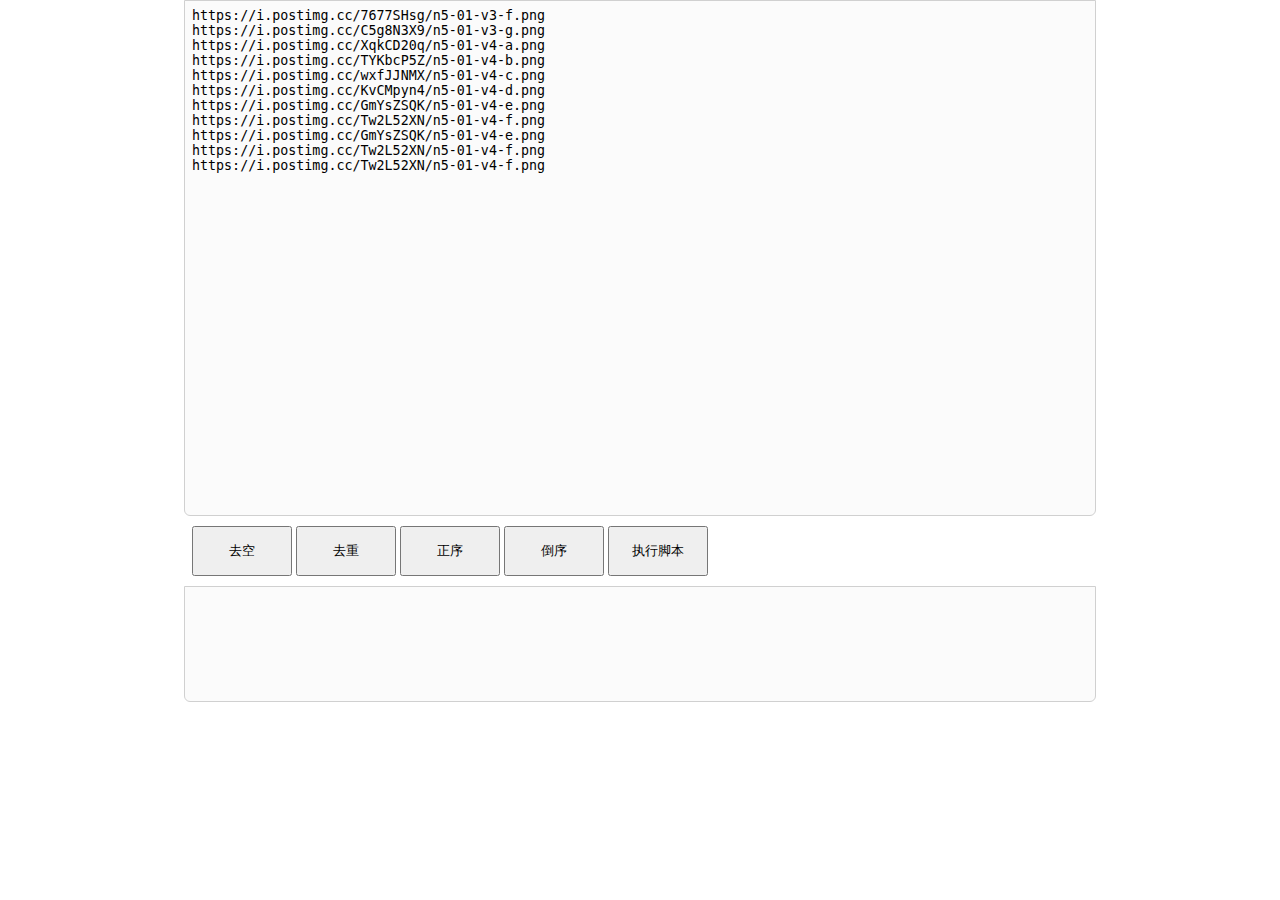
<file: jsExe/string_index.html>
<!DOCTYPE html>
<html>

<head>
    <title>字符串处理</title>
    <link rel="stylesheet" href="main.css">
    <script src="main.js"></script>
</head>

<body>
    <textarea id="source">
https://i.postimg.cc/7677SHsg/n5-01-v3-f.png
https://i.postimg.cc/C5g8N3X9/n5-01-v3-g.png
https://i.postimg.cc/XqkCD20q/n5-01-v4-a.png
https://i.postimg.cc/TYKbcP5Z/n5-01-v4-b.png
https://i.postimg.cc/wxfJJNMX/n5-01-v4-c.png
https://i.postimg.cc/KvCMpyn4/n5-01-v4-d.png
https://i.postimg.cc/GmYsZSQK/n5-01-v4-e.png
https://i.postimg.cc/Tw2L52XN/n5-01-v4-f.png
https://i.postimg.cc/GmYsZSQK/n5-01-v4-e.png
https://i.postimg.cc/Tw2L52XN/n5-01-v4-f.png
https://i.postimg.cc/Tw2L52XN/n5-01-v4-f.png
    </textarea>
    <div class="btns">
        <button onclick="str_noblank();">去空</button>
        <button onclick="str_nodup();">去重</button>
        <button onclick="str_sort();">正序</button>
        <button onclick="str_sort_desc();">倒序</button>
        <button onclick="str_jsexecute();">执行脚本</button>
    </div>
    <textarea id="script"></textarea>
</body>

</html>
</file>
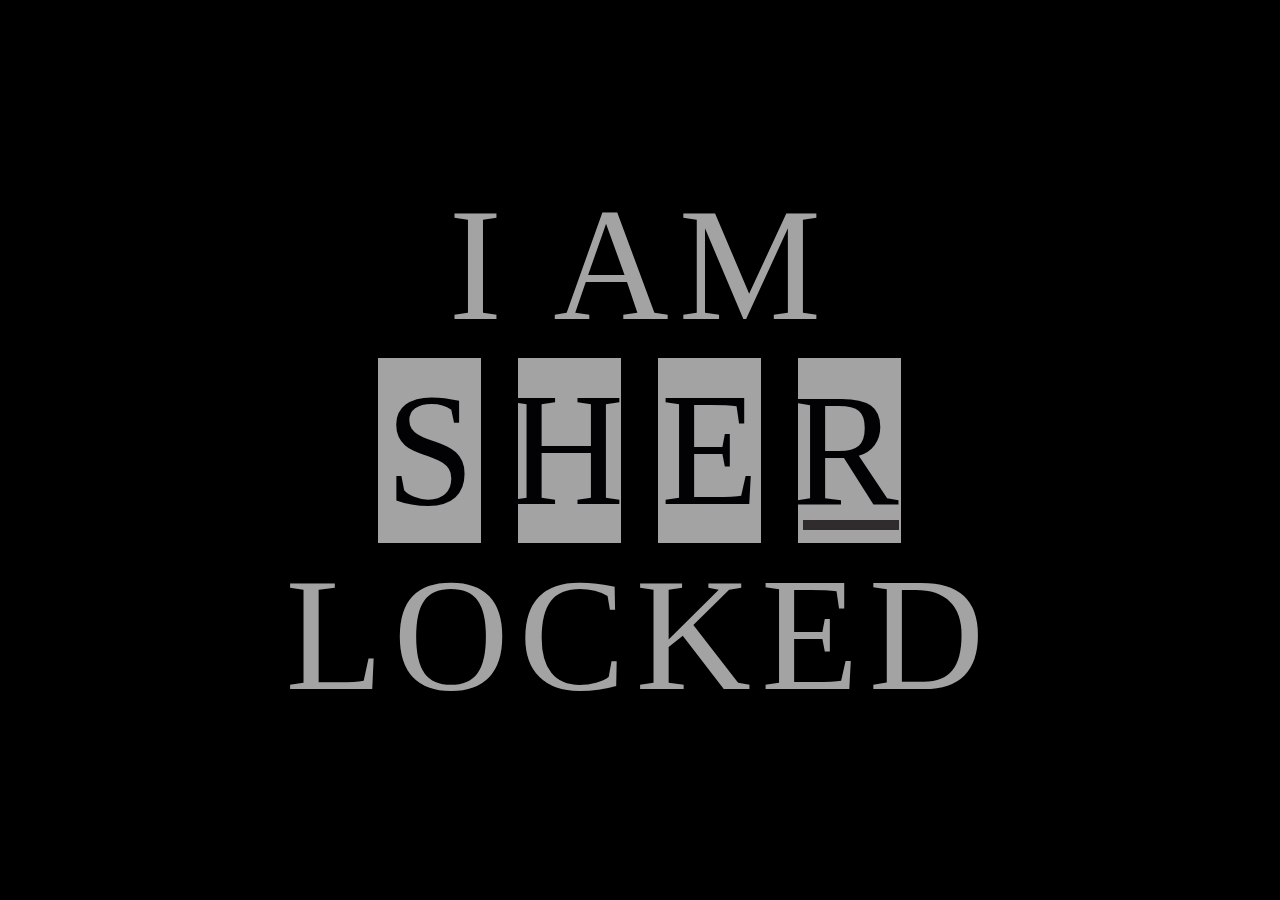
<file: sherlocked/Iamsherlocked.html>
<!DOCTYPE html>
<html lang="en" dir="ltr">

<head>
  <meta charset="utf-8">
  <title>左手掐腰</title>
  <style type="text/css">
    body {
      margin: 0;
      padding: 0;
      -webkit-user-select: none;
      -moz-user-select: none;
      -o-user-select: none;
      user-select: none;
      background-color: black;
    }

    .title {
      color: #a4a3a4;
      font-size: 10em;
      text-align: center;
      letter-spacing: 10px;
    }

    .sher {
      width: 560px;
      display: flex;
      margin: 0 auto;
    }

    .pass {
      width: 103px;
      margin: 0 auto;
      background-color: #a4a3a4;
      color: #020104;
      text-align: center;
      font-size: 10em;
    }

    .pass div {
      display: inline-block;
    }

    .pass .s {}

    .pass .r:after {
      content: "";
      display: block;
      background-color: #302c2e;
      width: 90%;
      height: 10px;
      margin-top: -23px;
      margin-left: auto;
      animation: blink 0.7s infinite;
      -webkit-animation: blink 0.7s infinite;
      -moz-animation: blink 0.7s infinite;
      -o-animation: blink 0.7s infinite;
      -ms-animation: blink 0.7s infinite;
    }

    .pass .h {
      margin-left: -10px;
    }

    .pass .e {}

    .pass .r {
      margin-left: -9px;
    }

    @keyframes blink {
      0% {
        opacity: 1;
      }

      60% {
        opacity: 0;
      }

      100% {
        opacity: 1;
      }
    }

    .main {
      position: fixed;
    }
  </style>
  <script type="text/javascript">
    function res() {
      let main = document.querySelector(".main");
      main.style.top = (window.innerHeight - main.offsetHeight) / 2 + 'px';
      main.style.left = (window.innerWidth - main.offsetWidth) / 2 + 'px';
    }
    window.onresize = res;
    window.onload = res;
  </script>
</head>

<body>
  <div class="main">
    <div class="title">I AM</div>
    <div class="sher">
      <div class="pass">
        <div class="s">S</div>
      </div>
      <div class="pass">
        <div class="h">H</div>
      </div>
      <div class="pass">
        <div class="e">E</div>
      </div>
      <div class="pass">
        <div class="r">R</div>
      </div>
    </div>
    <div class="title">LOCKED</div>
  </div>
  <video controls autoplay hidden="true">
    <source src="SHERlocked.mp3" type="audio/mpeg" />
  </video>
</body>

</html>
</file>
<file: Daisy/css/main.css>
* {
  margin: 0;
  padding: 0;
  box-sizing: border-box;
}

@font-face {
  font-family: 'myfont1';
  src: url('myfont1.woff');
}

body {
  display: flex;
  justify-content: center;
  align-items: center;
  min-height: 100vh;
  font-family: myfont1;
  background: #000;
  -webkit-user-select: none;
  -moz-user-select: none;
  -o-user-select: none;
  user-select: none;
}

.content span {
  position: fixed;
  font-size: 2em;
  font-weight: 300;
  cursor: default;
  transition: 0.3s;
  color: #555;
  display: block;
  text-align: center;
}

.content span:hover, .new {
  letter-spacing: 2px;
  color: #fff !important;
  text-shadow:
    0 0 10px #fff,
    0 0 20px #fff,
    0 0 40px #fff,
    0 0 80px #fff,
    0 0 80px #fff;
}

.pop {
  position: absolute;
  opacity: 0;
  width: 20%;
  background: transparent;
  transition: 0.4s;
  text-align: center;
  color: white;
  z-index: -1;
  text-shadow:
    0 0 10px #fff,
    0 0 20px #fff;
}

.images {
  width: 100%;
  height: 100%;
  position: relative;
  justify-content: center;
  align-items: center;
  display: flex;
  opacity: 0;
  transition: 0.5s;
}

.images img {
  margin: 0 auto;
  width: 15%;
  height: auto;
}
</file>
<file: jsExe/main.css>
* {
    margin: 0;
    padding: 0;
}

textarea {
    width: 70%;
    display: block;
    margin: 0 auto;
    padding: 7px;
    resize: none;
    border-bottom-left-radius: 6px;
    border-bottom-right-radius: 6px;
    border-color: #d0d0d0;
    outline-color: #d4d0d0;
    background-color: #fbfbfb;
}

#source, #target {
    height: 500px;
}

#script {
    height: 100px;
}

.btns {
    margin-top: 10px;
    width: 70%;
    margin: 10px auto;
}
button {
    margin: 0 auto;
    display: inline-block;
    height: 50px;
    width: 100px;
    cursor: pointer;
}
</file>
